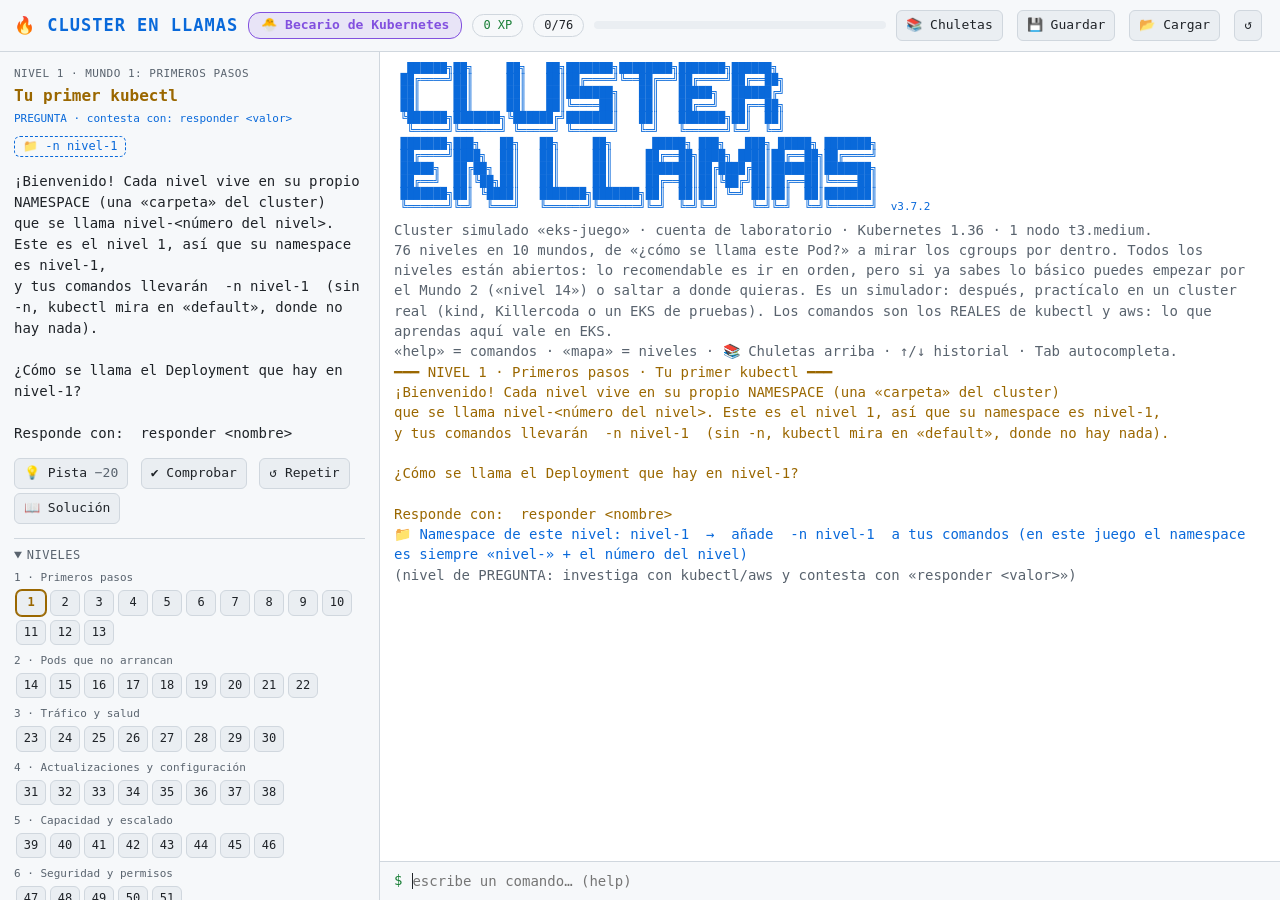
<file: index.html>
<!doctype html>
<html lang="es">
<head>
<meta charset="utf-8">
<meta name="viewport" content="width=device-width, initial-scale=1">
<meta http-equiv="refresh" content="0; url=cluster-en-llamas.html">
<link rel="canonical" href="cluster-en-llamas.html">
<title>Cluster en Llamas · un juego para aprender Kubernetes</title>
</head>
<body style="background:#0d1117;color:#e6edf3;font:16px system-ui,sans-serif;padding:16px">
<p>Cargando el juego… <a href="cluster-en-llamas.html" style="color:#58a6ff">si no se abre solo, entra aquí</a>.</p>
</body>
</html>
</file>
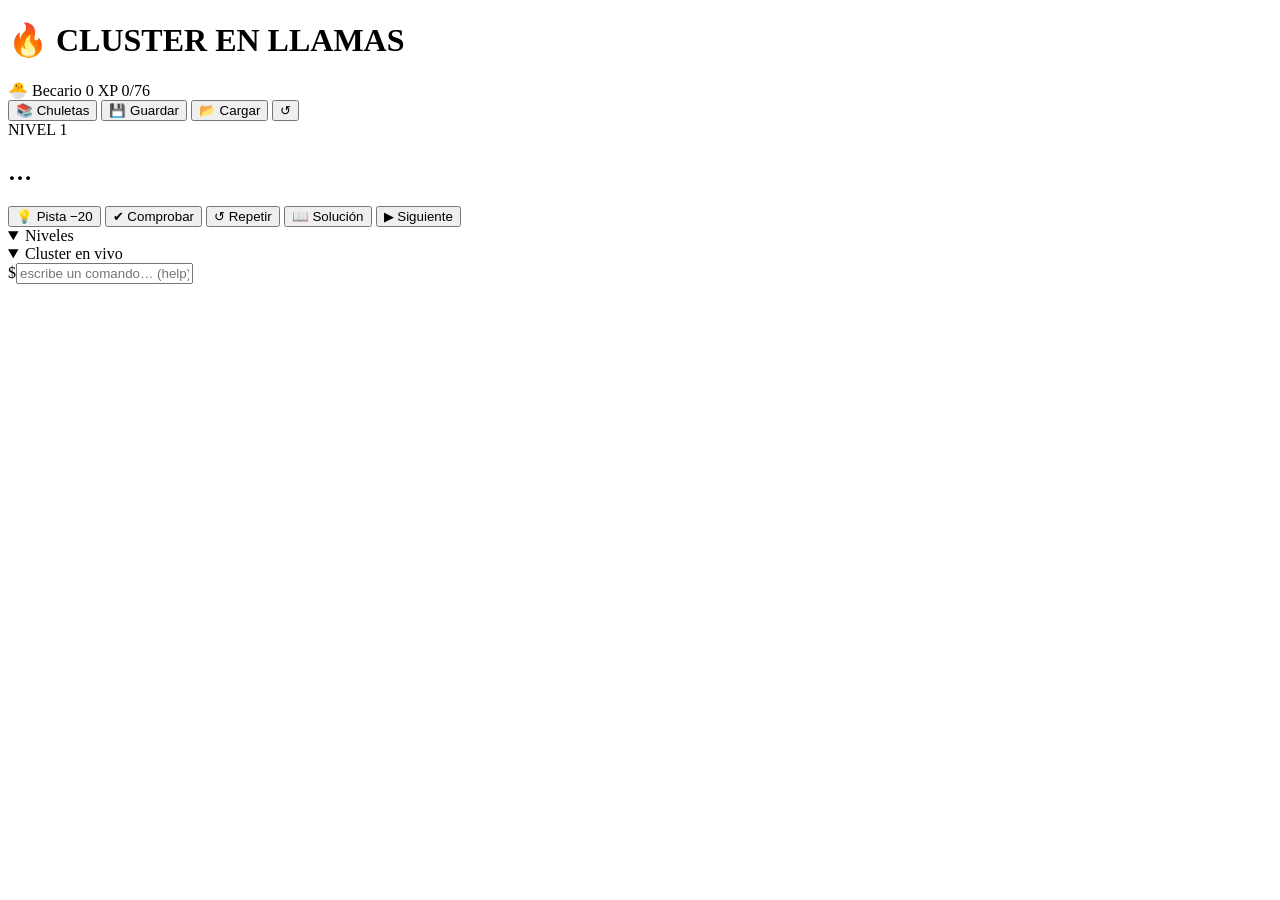
<file: src/plantilla.html>
<!doctype html>
<html lang="es">
<head>
<meta charset="utf-8">
<meta name="viewport" content="width=device-width, initial-scale=1">
<title>Cluster en Llamas · un juego para aprender Kubernetes</title>
<meta name="description" content="Juego gratuito en el navegador para aprender kubectl y Amazon EKS arreglando un cluster simulado: 76 niveles, sin instalar nada.">
<style>
/*CSS*/
</style>
</head>
<body>
<header>
  <h1>🔥 CLUSTER EN LLAMAS</h1>
  <span class="chip" id="rango">🐣 Becario</span>
  <span class="chip" id="xp">0 XP</span>
  <span class="chip" id="niv">0/76</span>
  <div class="barra"><div id="prog"></div></div>
  <button onclick="abrirChuletas()">📚 Chuletas</button>
  <button onclick="exportarPartida()" title="Descarga una copia de tu partida (.json) y te da un código para guardarla">💾 Guardar</button>
  <button onclick="cargarDesdeFichero()" title="Recupera una partida guardada con 💾 (también en otro navegador u ordenador)">📂 Cargar</button>
  <button onclick="if(confirm('¿Borrar la partida y empezar de cero? (antes puedes guardarla con 💾)')){try{localStorage.removeItem(CLAVE_PARTIDA);localStorage.removeItem('eksquest2');localStorage.removeItem('eksquest');}catch(e){}location.reload();}" title="Nueva partida">↺</button>
</header>
<main>
  <aside>
    <div class="num" id="numnivel">NIVEL 1</div>
    <h2 id="titulo">…</h2>
    <div class="tipo" id="tipo"></div>
    <div class="nsnivel" id="nsnivel"></div>
    <div id="mision"></div>
    <div class="botones">
      <button onclick="pedirPista()">💡 Pista <span class="c-dim">−20</span></button>
      <button onclick="comprobar(false)">✔ Comprobar</button>
      <button onclick="irA(P.actual)">↺ Repetir</button>
      <button onclick="verSolucion()">📖 Solución</button>
      <button id="btnSig" class="verde" onclick="irANivel(P.actual >= MAX ? null : P.actual + 1)">▶ Siguiente</button>
    </div>
    <div id="pistas"></div>
    <details open><summary>Niveles</summary><div id="niveles"></div></details>
    <details open><summary>Cluster en vivo</summary><div id="mapa"></div></details>
  </aside>
  <section id="term">
    <div id="salida"></div>
    <div id="linea"><span id="prompt">$</span><input id="cmd" autocomplete="off" autocapitalize="off" spellcheck="false" placeholder="escribe un comando… (help)"></div>
  </section>
</main>
<script>
/*CHULETAS*/
/*JS*/
arrancarUI();
</script>
</body>
</html>
</file>
